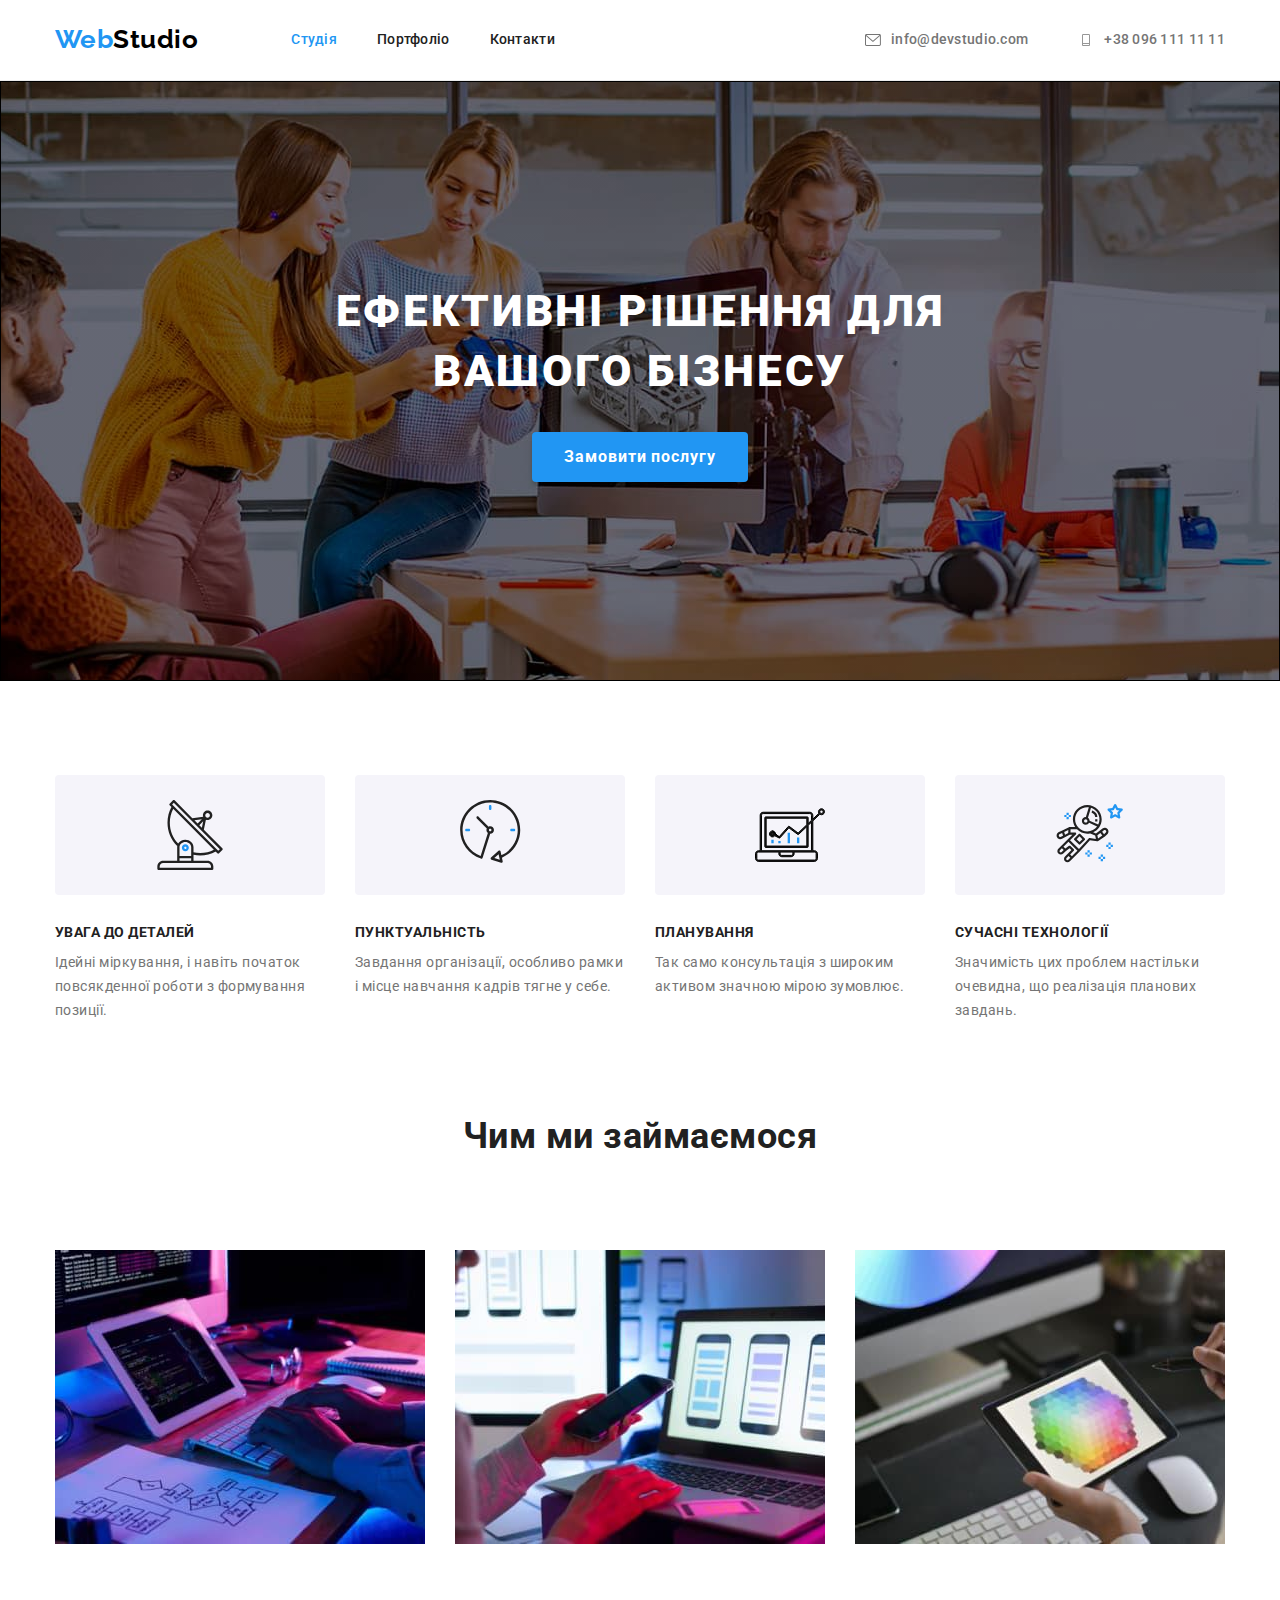
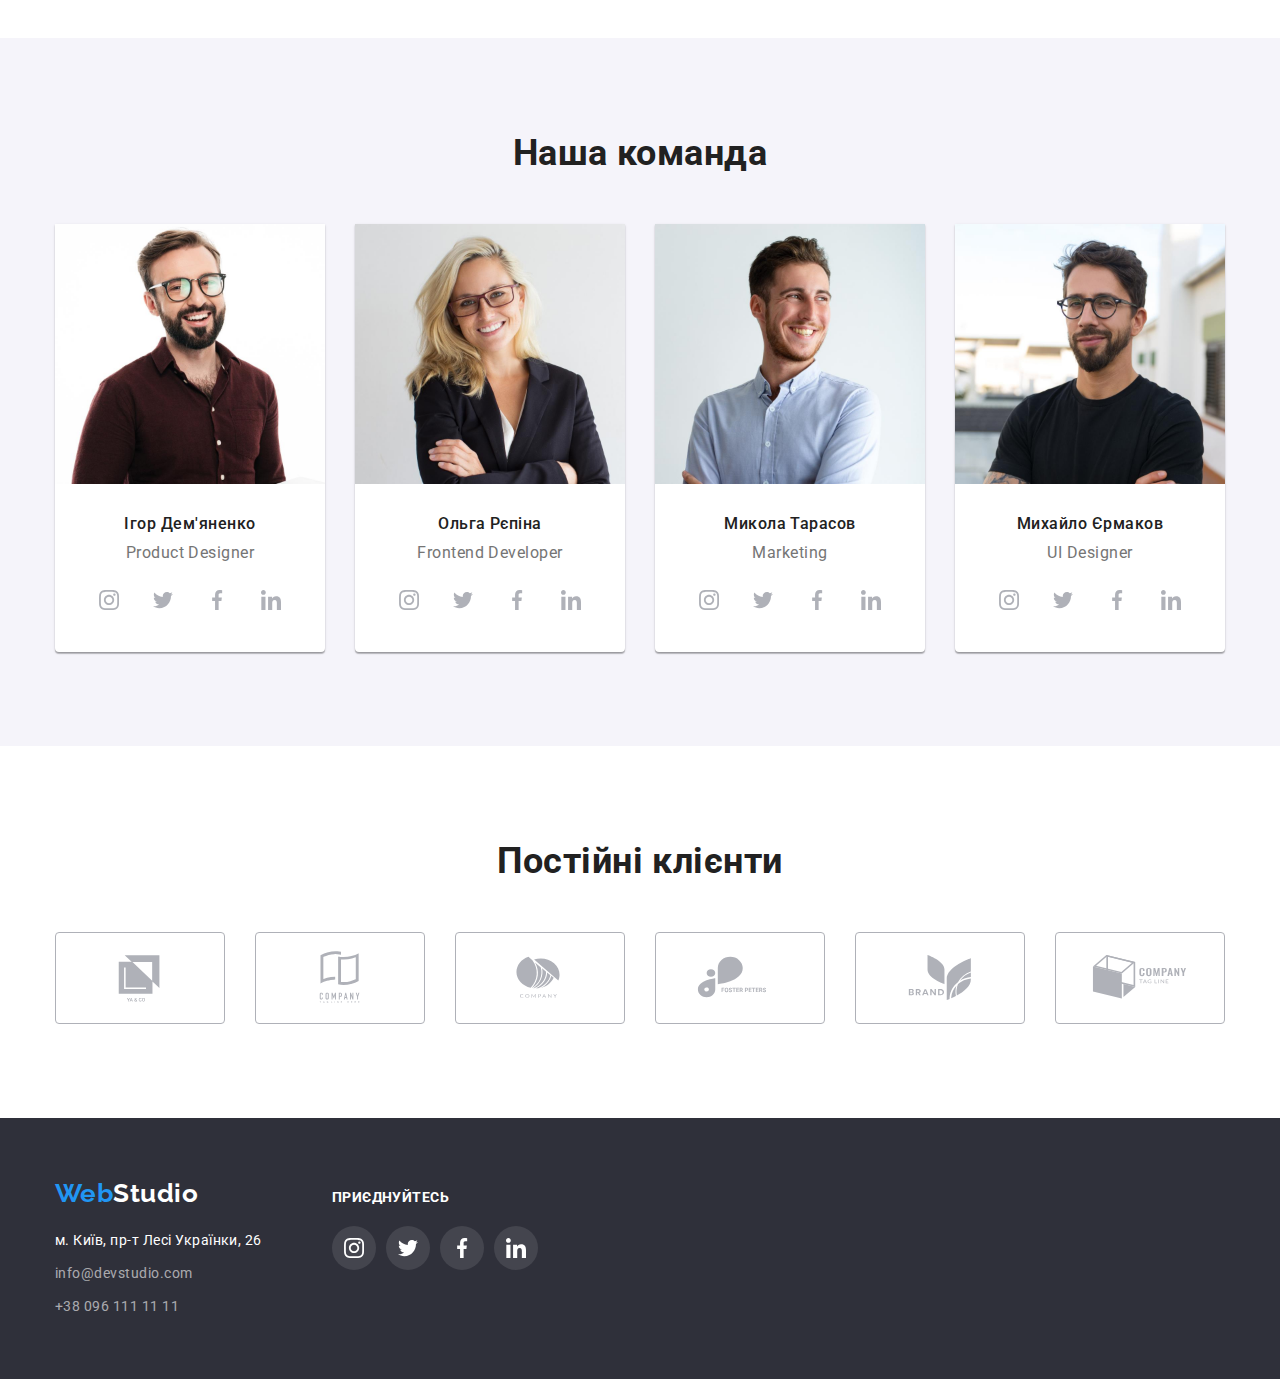
<file: index.html>
<!DOCTYPE html>
<html lang="uk">
  <head>
    <meta charset="UTF-8" />
    <meta http-equiv="X-UA-Compatible" content="IE=edge" />
    <meta name="viewport" content="width=device-width, initial-scale=1.0" />
    <title>Document</title>
    <link rel="preconnect" href="https://fonts.googleapis.com" />
    <link rel="preconnect" href="https://fonts.gstatic.com" crossorigin />
    <link
      href="https://fonts.googleapis.com/css2?family=Raleway:wght@700&family=Roboto:wght@400;500;700;900&display=swap"
      rel="stylesheet"
    />
    <link
      rel="stylesheet"
      href="https://cdnjs.cloudflare.com/ajax/libs/modern-normalize/1.1.0/modern-normalize.min.css"
    />
    <link rel="stylesheet" href="./css/style.css" />
  </head>

  <body>
    <header class="page-header">
      <div class="container main-nav">
        <nav class="main-nav">
          <a href="./index.html" class="logo"
            ><span class="logo-title">Web</span>Studio</a
          >

          <ul class="site-nav list">
            <li class="site-nav item">
              <a href="./index.html" class="link current">Студія</a>
            </li>
            <li class="site-nav item">
              <a href="./portfolio.html" class="link">Портфоліо</a>
            </li>
            <li class="site-nav item"><a href="" class="link">Контакти</a></li>
          </ul>
        </nav>

        <ul class="auth-nav list">
          <li class="auth-nav item">
            <a href="malito:info@devstudio.com" class="link" aria-label="mail">
              <svg class="icon-contacts" width="16" height="12">
                <use href="./images/icons-sprite.svg#icon-mail"></use>
              </svg>
              info@devstudio.com
            </a>
          </li>
          <li class="auth-nav item">
            <a href="tel:+380961111111" class="link" aria-label="mobile">
              <svg class="icon-contacts" width="16" height="12">
                <use
                  class="svg"
                  href="./images/icons-sprite.svg#icon-mobile"
                ></use>
              </svg>
              +38 096 111 11 11
            </a>
          </li>
        </ul>
      </div>
    </header>

    <main>
      <!-- Секция 1 -->
      <section class="solutions">
        <div class="page-solutions">
          <div class="container">
            <h1 class="solutions title">
              Ефективні рішення для вашого бізнесу
            </h1>
            <button type="button" class="button">Замовити послугу</button>
          </div>
        </div>
      </section>

      <!-- Секция 2 -->
      <section class="section features">
        <div class="container">
          <!-- Заголовок -->
          <h2 class="features title visually-hidden">Наши преимущества</h2>

          <ul class="features list">
            <li class="item">
              <div class="svg-container">
                <svg with="70" height="70">
                  <use href="./images/icons-sprite.svg#icon-antenna"></use>
                </svg>
              </div>
              <h3 class="title">УВАГА ДО ДЕТАЛЕЙ</h3>
              <p class="subtitle">
                Ідейні міркування, і навіть початок повсякденної роботи з
                формування позиції.
              </p>
            </li>
            <li class="item">
              <div class="svg-container">
                <svg with="70" height="70">
                  <use href="./images/icons-sprite.svg#icon-clock"></use>
                </svg>
              </div>
              <h3 class="title">ПУНКТУАЛЬНІСТЬ</h3>
              <p class="subtitle">
                Завдання організації, особливо рамки і місце навчання кадрів
                тягне у себе.
              </p>
            </li>
            <li class="item">
              <div class="svg-container">
                <svg with="70" height="70">
                  <use href="./images/icons-sprite.svg#icon-diagram"></use>
                </svg>
              </div>
              <h3 class="title">ПЛАНУВАННЯ</h3>
              <p class="subtitle">
                Так само консультація з широким активом значною мірою зумовлює.
              </p>
            </li>
            <li class="item">
              <div class="svg-container">
                <svg with="70" height="70">
                  <use href="./images/icons-sprite.svg#icon-astronaut"></use>
                </svg>
              </div>
              <h3 class="title">СУЧАСНІ ТЕХНОЛОГІЇ</h3>
              <p class="subtitle">
                Значимість цих проблем настільки очевидна, що реалізація
                планових завдань.
              </p>
            </li>
          </ul>
        </div>
      </section>

      <!-- Секция 3 -->
      <section class="section works">
        <div class="container">
          <h2 class="works title">Чим ми займаємося</h2>
          <ul class="works list">
            <li class="item">
              <img
                src="./images/box1.jpg"
                alt="программист работает в офисе"
                width="370"
                height="294"
              />
            </li>
            <li class="item">
              <img
                src="./images/box2.jpg"
                alt="веб-дизайнеры разрабатывают приложения для смартфонов"
                width="370"
                height="294"
              />
            </li>
            <li class="item">
              <img
                src="./images/box3.jpg"
                alt="креативный веб-дизайн художника с планшетом"
                width="370"
                height="294"
              />
            </li>
          </ul>
        </div>
      </section>

      <!-- Секция 4 -->
      <section class="section team">
        <div class="container">
          <h2 class="team title">Наша команда</h2>
          <ul class="team list">
            <li class="team-item">
              <img
                class="page"
                src="./images/team1.jpg"
                alt="участник команды 1"
                width="270"
                height="260"
              />
              <div class="description">
                <h3 class="title">Ігор Дем'яненко</h3>
                <p class="subtitle">Product Designer</p>
                <ul class="icon-list">
                  <li class="icon-items">
                    <a href="#" class="social-link" aria-label="instagram">
                      <svg class="social-svg" width="20" height="20">
                        <use
                          href="./images/icons-sprite.svg#icon-instagram"
                        ></use>
                      </svg>
                    </a>
                  </li>
                  <li class="icon-items">
                    <a href="#" class="social-link" aria-label="twitter">
                      <svg class="social-svg" width="20" height="20">
                        <use
                          href="./images/icons-sprite.svg#icon-twitter"
                        ></use>
                      </svg>
                    </a>
                  </li>
                  <li class="icon-items">
                    <a href="#" class="social-link" aria-label="facebook">
                      <svg class="social-svg" width="20" height="20">
                        <use
                          href="./images/icons-sprite.svg#icon-facebook"
                        ></use>
                      </svg>
                    </a>
                  </li>
                  <li class="icon-items">
                    <a href="#" class="social-link" aria-label="linkedin">
                      <svg class="social-svg" width="20" height="20">
                        <use
                          href="./images/icons-sprite.svg#icon-linkedin"
                        ></use>
                      </svg>
                    </a>
                  </li>
                </ul>
              </div>
            </li>

            <li class="team-item">
              <img
                src="./images/team2.jpg"
                alt="участник команды 2"
                width="270"
                height="260"
              />
              <div class="description">
                <h3 class="title">Ольга Рєпіна</h3>
                <p class="subtitle">Frontend Developer</p>
                <ul class="icon-list">
                  <li class="icon-items">
                    <a href="#" class="social-link" aria-label="instagram">
                      <svg class="social-svg" width="20" height="20">
                        <use
                          href="./images/icons-sprite.svg#icon-instagram"
                        ></use>
                      </svg>
                    </a>
                  </li>
                  <li class="icon-items">
                    <a href="#" class="social-link" aria-label="twitter">
                      <svg class="social-svg" width="20" height="20">
                        <use
                          href="./images/icons-sprite.svg#icon-twitter"
                        ></use>
                      </svg>
                    </a>
                  </li>
                  <li class="icon-items">
                    <a href="#" class="social-link" aria-label="facebook">
                      <svg class="social-svg" width="20" height="20">
                        <use
                          href="./images/icons-sprite.svg#icon-facebook"
                        ></use>
                      </svg>
                    </a>
                  </li>
                  <li class="icon-items">
                    <a href="#" class="social-link" aria-label="linkedin">
                      <svg class="social-svg" width="20" height="20">
                        <use
                          href="./images/icons-sprite.svg#icon-linkedin"
                        ></use>
                      </svg>
                    </a>
                  </li>
                </ul>
              </div>
            </li>
            <li class="team-item">
              <img
                src="./images/team3.jpg"
                alt="участник команды 3"
                width="270"
                height="260"
              />
              <div class="description">
                <h3 class="title">Микола Тарасов</h3>
                <p class="subtitle">Marketing</p>
                <ul class="icon-list">
                  <li class="icon-items">
                    <a href="#" class="social-link" aria-label="instagram">
                      <svg class="social-svg" width="20" height="20">
                        <use
                          href="./images/icons-sprite.svg#icon-instagram"
                        ></use>
                      </svg>
                    </a>
                  </li>
                  <li class="icon-items">
                    <a href="#" class="social-link" aria-label="twitter">
                      <svg class="social-svg" width="20" height="20">
                        <use
                          href="./images/icons-sprite.svg#icon-twitter"
                        ></use>
                      </svg>
                    </a>
                  </li>
                  <li class="icon-items">
                    <a href="#" class="social-link" aria-label="facebook">
                      <svg class="social-svg" width="20" height="20">
                        <use
                          href="./images/icons-sprite.svg#icon-facebook"
                        ></use>
                      </svg>
                    </a>
                  </li>
                  <li class="icon-items">
                    <a href="#" class="social-link" aria-label="linkedin">
                      <svg class="social-svg" width="20" height="20">
                        <use
                          href="./images/icons-sprite.svg#icon-linkedin"
                        ></use>
                      </svg>
                    </a>
                  </li>
                </ul>
              </div>
            </li>
            <li class="team-item">
              <img
                src="./images/team4.jpg"
                alt="участник команды 4"
                width="270"
                height="260"
              />
              <div class="description">
                <h3 class="title">Михайло Єрмаков</h3>
                <p class="subtitle">UI Designer</p>
                <ul class="icon-list">
                  <li class="icon-items">
                    <a href="#" class="social-link" aria-label="instagram">
                      <svg class="social-svg" width="20" height="20">
                        <use
                          href="./images/icons-sprite.svg#icon-instagram"
                        ></use>
                      </svg>
                    </a>
                  </li>
                  <li class="icon-items">
                    <a href="#" class="social-link" aria-label="twitter">
                      <svg class="social-svg" width="20" height="20">
                        <use
                          href="./images/icons-sprite.svg#icon-twitter"
                        ></use>
                      </svg>
                    </a>
                  </li>
                  <li class="icon-items">
                    <a href="#" class="social-link" aria-label="facebook">
                      <svg class="social-svg" width="20" height="20">
                        <use
                          href="./images/icons-sprite.svg#icon-facebook"
                        ></use>
                      </svg>
                    </a>
                  </li>
                  <li class="icon-items">
                    <a href="#" class="social-link" aria-label="linkedin">
                      <svg class="social-svg" width="20" height="20">
                        <use
                          href="./images/icons-sprite.svg#icon-linkedin"
                        ></use>
                      </svg>
                    </a>
                  </li>
                </ul>
              </div>
            </li>
          </ul>
        </div>
      </section>
    </main>
    <!-- Секция 5 -->
    <section class="section clients">
      <div class="container">
        <h2 class="client title">Постійні клієнти</h2>
        <ul class="clients-list">
          <li class="clients-item">
            <a href="#" class="clients-link">
              <svg class="clients-svg" width="106" height="60">
                <use href="./images/icons-sprite.svg#icon-Logo"></use>
              </svg>
            </a>
          </li>
          <li>
            <a href="#" class="clients-link">
              <svg class="clients-svg" width="106" height="60">
                <use href="./images/icons-sprite.svg#icon-Logo2"></use>
              </svg>
            </a>
          </li>
          <li>
            <a href="#" class="clients-link">
              <svg class="clients-svg" width="106" height="60">
                <use href="./images/icons-sprite.svg#icon-Logo3"></use>
              </svg>
            </a>
          </li>
          <li>
            <a href="#" class="clients-link">
              <svg class="clients-svg" width="106" height="60">
                <use href="./images/icons-sprite.svg#icon-Logo4"></use>
              </svg>
            </a>
          </li>
          <li>
            <a href="#" class="clients-link">
              <svg class="clients-svg" width="106" height="60">
                <use href="./images/icons-sprite.svg#icon-Logo5"></use>
              </svg>
            </a>
          </li>
          <li>
            <a href="#" class="clients-link">
              <svg class="clients-svg" width="106" height="60">
                <use href="./images/icons-sprite.svg#icon-Logo6"></use>
              </svg>
            </a>
          </li>
        </ul>
      </div>
    </section>

    <!-- Футер -->
    <footer class="footer">
      <div class="container footer-flex">
        <div>
          <div class="logo-footer">
            <a href="./index.html" class="logo"
              ><span class="logo-title">Web</span
              ><span class="accent">Studio</span>
            </a>
          </div>

          <address class="address">
            <ul class="address list">
              <li class="item">
                <a
                  href="https://www.google.com"
                  target="_blank"
                  rel="noopener noreferrer"
                  class="link-address"
                  >м. Київ, пр-т Лесі Українки, 26</a
                ><br />
              </li>
              <li class="item">
                <a href="malito:info@devstudio.com" class="link"
                  >info@devstudio.com</a
                ><br />
              </li>
              <li class="item">
                <a href="tel:+380961111111" class="link">+38 096 111 11 11</a>
              </li>
            </ul>
          </address>
        </div>

        <div class="social-footer">
          <h3 class="title-footer">приєднуйтесь</h3>
          <ul class="icon-list-footer">
            <li class="icon-items">
              <a href="#" class="social-link-footer" aria-label="instagram">
                <svg class="social-svg" width="20" height="20">
                  <use href="./images/icons-sprite.svg#icon-instagram"></use>
                </svg>
              </a>
            </li>
            <li class="icon-items-footer">
              <a href="#" class="social-link-footer" aria-label="twitter">
                <svg class="social-svg" width="20" height="20">
                  <use href="./images/icons-sprite.svg#icon-twitter"></use>
                </svg>
              </a>
            </li>
            <li class="icon-items-footer">
              <a href="#" class="social-link-footer" aria-label="facebook">
                <svg class="social-svg" width="20" height="20">
                  <use href="./images/icons-sprite.svg#icon-facebook"></use>
                </svg>
              </a>
            </li>
            <li class="icon-items-footer">
              <a href="#" class="social-link-footer" aria-label="linkedin">
                <svg class="social-svg" width="20" height="20">
                  <use href="./images/icons-sprite.svg#icon-linkedin"></use>
                </svg>
              </a>
            </li>
          </ul>
        </div>
      </div>
    </footer>
  </body>
</html>
</file>
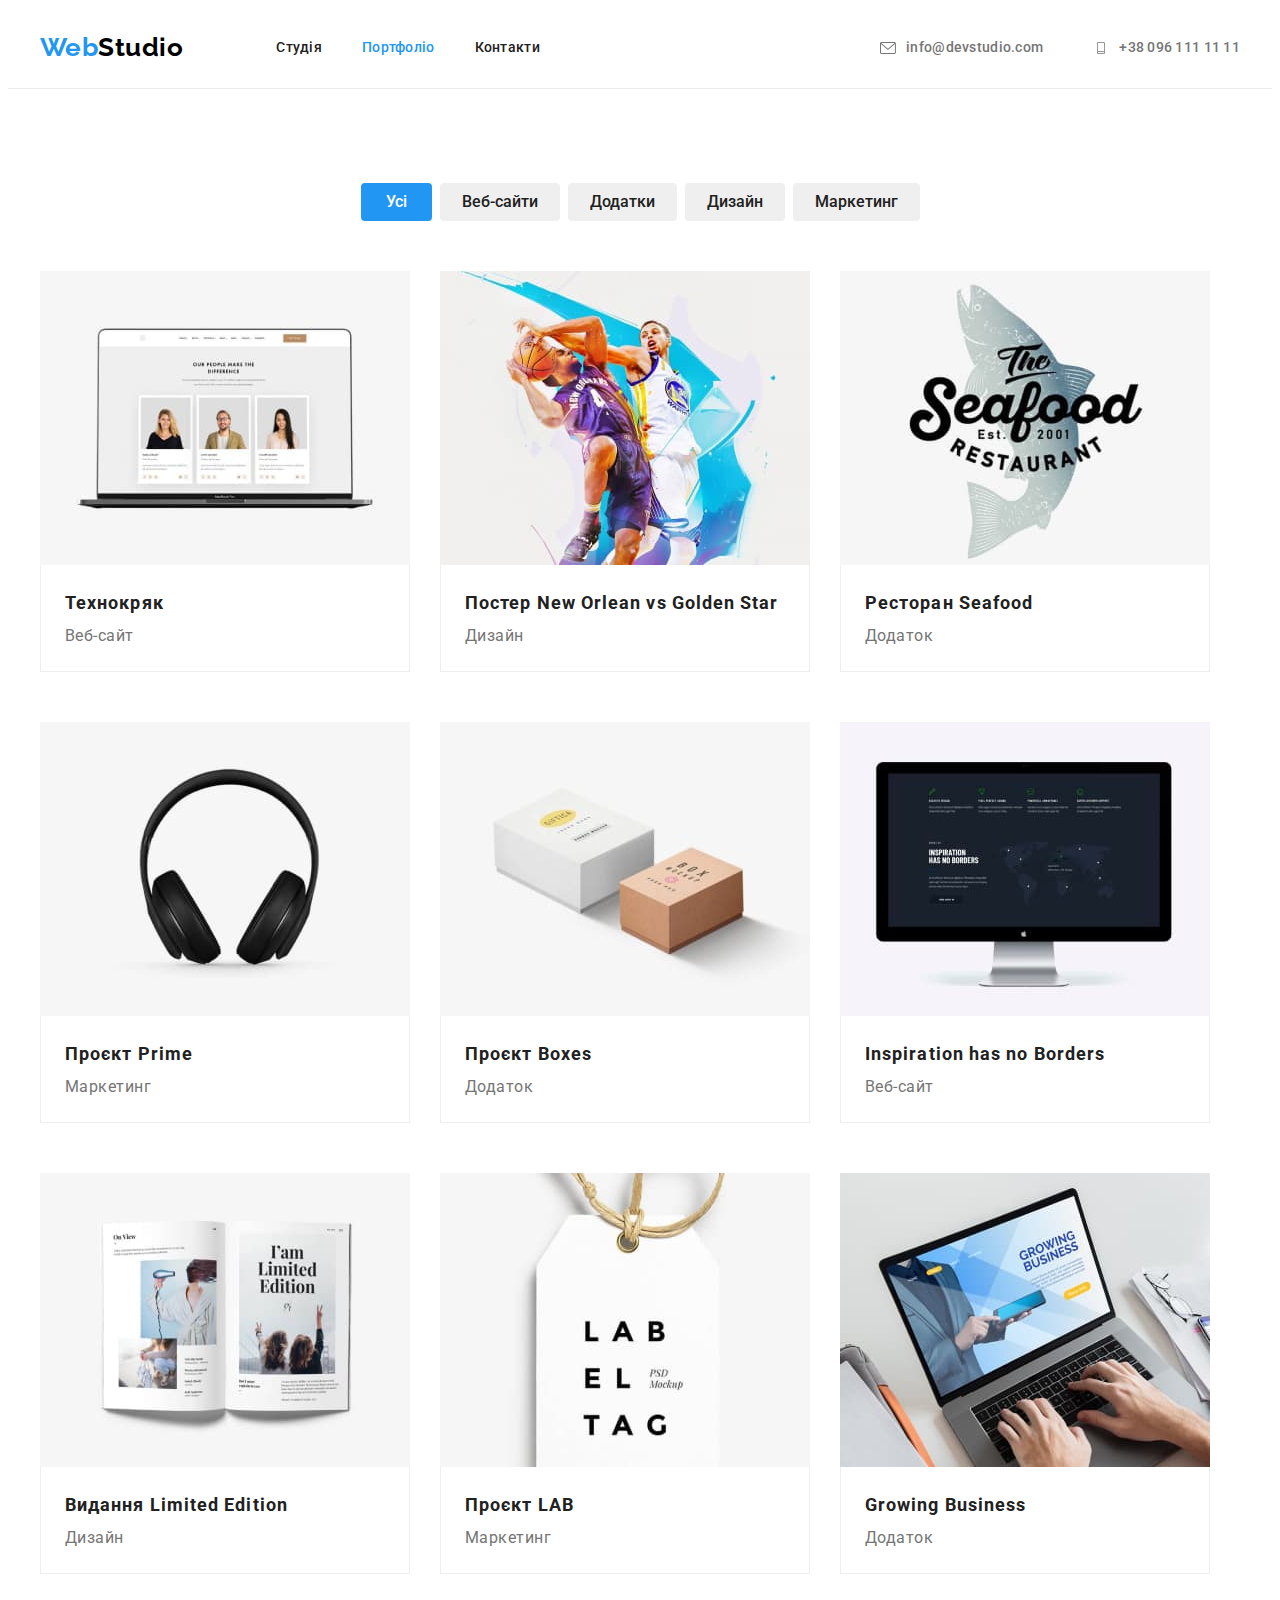
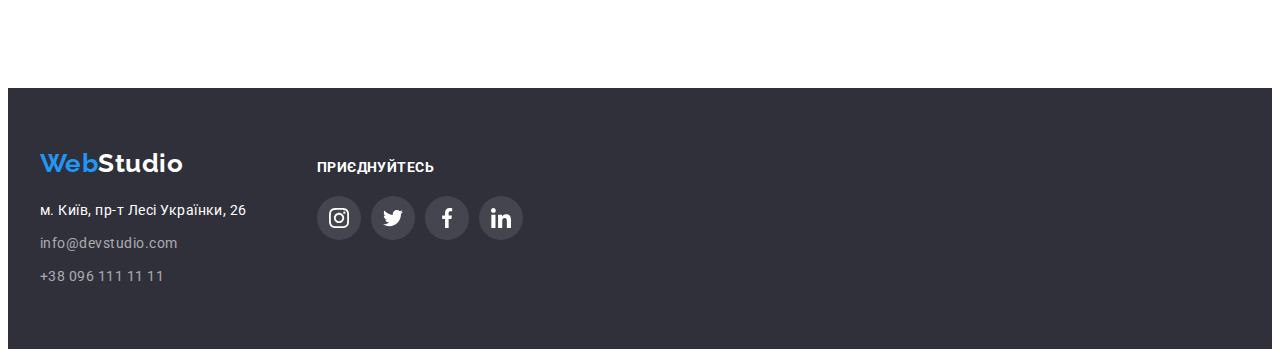
<file: portfolio.html>
<!DOCTYPE html>
<html lang="uk">
  <head>
    <meta charset="UTF-8" />
    <meta http-equiv="X-UA-Compatible" content="IE=edge" />
    <meta name="viewport" content="width=device-width, initial-scale=1.0" />
    <title>Portfolio</title>
    <link rel="preconnect" href="https://fonts.googleapis.com" />
    <link rel="preconnect" href="https://fonts.gstatic.com" crossorigin />
    <link
      href="https://fonts.googleapis.com/css2?family=Raleway:wght@700&family=Roboto:wght@400;500;700;900&display=swap"
      rel="stylesheet"
    />
    <link rel="stylesheet" href="./css/style.css" />
  </head>

  <body>
    <header class="page-header">
      <div class="container main-nav">
        <nav class="main-nav">
          <a href="./index.html" class="logo"
            ><span class="logo-title">Web</span>Studio</a
          >

          <ul class="site-nav list">
            <li class="site-nav item">
              <a href="./index.html" class="link">Студія</a>
            </li>
            <li class="site-nav item">
              <a href="./portfolio.html" class="link current">Портфоліо</a>
            </li>
            <li class="site-nav item"><a href="" class="link">Контакти</a></li>
          </ul>
        </nav>

        <ul class="auth-nav list">
          <li class="auth-nav item">
            <a href="malito:info@devstudio.com" class="link" aria-label="mail">
              <svg class="icon-contacts" width="16" height="12">
                <use href="./images/icons-sprite.svg#icon-mail"></use>
              </svg>
              info@devstudio.com
            </a>
          </li>
          <li class="auth-nav item">
            <a href="tel:+380961111111" class="link" aria-label="mobile">
              <svg class="icon-contacts" width="16" height="12">
                <use
                  class="svg"
                  href="./images/icons-sprite.svg#icon-mobile"
                ></use>
              </svg>
              +38 096 111 11 11
            </a>
          </li>
        </ul>
      </div>
    </header>
    <main>
      <section class="section">
        <h1 class="visually-hidden">Портфоліо</h1>
        <!-- Button -->

        <div class="container">
          <ul class="list filter">
            <li class="cards-filter">
              <button type="button" class="button-filter current">Усі</button>
            </li>
            <li class="cards-filter">
              <button type="button" class="button-filter">Веб-сайти</button>
            </li>
            <li class="cards-filter">
              <button type="button" class="button-filter">Додатки</button>
            </li>
            <li class="cards-filter">
              <button type="button" class="button-filter">Дизайн</button>
            </li>
            <li class="cards-filter">
              <button type="button" class="button-filter">Маркетинг</button>
            </li>
          </ul>
        </div>

        <!-- Cards -->

        <div class="container">
          <ul class="list-pages cards-set">
            <li class="cards-item">
              <a href="" class="link">
                <img
                  src="./images/Portfolio/img1.jpg"
                  alt="Открытый ноутбук"
                  width="370"
                  height="294"
                />
                <div class="border">
                  <h1 class="title">Технокряк</h1>
                  <p class="subtitle">Веб-сайт</p>
                </div>
              </a>
            </li>

            <li class="cards-item">
              <a href="" class="link"
                ><img
                  src="./images/Portfolio/img2.jpg"
                  alt="Постер New Orlean"
                  width="370"
                  height="294"
                />
                <div class="border">
                  <h1 class="title">Постер New Orlean vs Golden Star</h1>
                  <p class="subtitle">Дизайн</p>
                </div>
              </a>
            </li>

            <li class="cards-item">
              <a href="" class="link"
                ><img
                  src="./images/Portfolio/img3.jpg"
                  alt="Лейбл с название ресторана"
                  width="370"
                  height="294"
                />
                <div class="border">
                  <h1 class="title">Ресторан Seafood</h1>
                  <p class="subtitle">Додаток</p>
                </div>
              </a>
            </li>

            <li class="cards-item">
              <a href="" class="link"
                ><img
                  src="./images/Portfolio/img4.jpg"
                  alt="Наушники"
                  width="370"
                  height="294"
                />
                <div class="border">
                  <h1 class="title">Проєкт Prime</h1>
                  <p class="subtitle">Маркетинг</p>
                </div>
              </a>
            </li>

            <li class="cards-item">
              <a href="" class="link"
                ><img
                  src="./images/Portfolio/img5.jpg"
                  alt="две коробки"
                  width="370"
                  height="294"
                />
                <div class="border">
                  <h1 class="title">Проєкт Boxes</h1>
                  <p class="subtitle">Додаток</p>
                </div>
              </a>
            </li>

            <li class="cards-item">
              <a href="" class="link"
                ><img
                  src="./images/Portfolio/img6.jpg"
                  alt="Монитор"
                  width="370"
                  height="294"
                />
                <div class="border">
                  <h1 class="title">Inspiration has no Borders</h1>
                  <p class="subtitle">Веб-сайт</p>
                </div>
              </a>
            </li>

            <li class="cards-item">
              <a href="" class="link"
                ><img
                  src="./images/Portfolio/img7.jpg"
                  alt="Открытая книга"
                  width="370"
                  height="294"
                />
                <div class="border">
                  <h1 class="title">Видання Limited Edition</h1>
                  <p class="subtitle">Дизайн</p>
                </div>
              </a>
            </li>

            <li class="cards-item">
              <a href="" class="link"
                ><img
                  src="./images/Portfolio/img8.jpg"
                  alt="Лейбл"
                  width="370"
                  height="294"
                />
                <div class="border">
                  <h1 class="title">Проєкт LAB</h1>
                  <p class="subtitle">Маркетинг</p>
                </div>
              </a>
            </li>

            <li class="cards-item">
              <a href="" class="link"
                ><img
                  src="./images/Portfolio/img9.jpg"
                  alt="Открытый ноутбук"
                  width="370"
                  height="294"
                />
                <div class="border">
                  <h1 class="title">Growing Business</h1>
                  <p class="subtitle">Додаток</p>
                </div>
              </a>
            </li>
          </ul>
        </div>
      </section>
    </main>

    <!-- Футер -->
    <footer class="footer">
      <div class="container footer-flex">
        <div>
          <div class="logo-footer">
            <a href="./index.html" class="logo"
              ><span class="logo-title">Web</span
              ><span class="accent">Studio</span>
            </a>
          </div>

          <address class="address">
            <ul class="address list">
              <li class="item">
                <a
                  href="https://www.google.com"
                  target="_blank"
                  rel="noopener noreferrer"
                  class="link-address"
                  >м. Київ, пр-т Лесі Українки, 26</a
                ><br />
              </li>
              <li class="item">
                <a href="malito:info@devstudio.com" class="link"
                  >info@devstudio.com</a
                ><br />
              </li>
              <li class="item">
                <a href="tel:+380961111111" class="link">+38 096 111 11 11</a>
              </li>
            </ul>
          </address>
        </div>

        <div class="social-footer">
          <h3 class="title-footer">приєднуйтесь</h3>
          <ul class="icon-list-footer">
            <li class="icon-items">
              <a href="#" class="social-link-footer" aria-label="instagram">
                <svg class="social-svg" width="20" height="20">
                  <use href="./images/icons-sprite.svg#icon-instagram"></use>
                </svg>
              </a>
            </li>
            <li class="icon-items-footer">
              <a href="#" class="social-link-footer" aria-label="twitter">
                <svg class="social-svg" width="20" height="20">
                  <use href="./images/icons-sprite.svg#icon-twitter"></use>
                </svg>
              </a>
            </li>
            <li class="icon-items-footer">
              <a href="#" class="social-link-footer" aria-label="facebook">
                <svg class="social-svg" width="20" height="20">
                  <use href="./images/icons-sprite.svg#icon-facebook"></use>
                </svg>
              </a>
            </li>
            <li class="icon-items-footer">
              <a href="#" class="social-link-footer" aria-label="linkedin">
                <svg class="social-svg" width="20" height="20">
                  <use href="./images/icons-sprite.svg#icon-linkedin"></use>
                </svg>
              </a>
            </li>
          </ul>
        </div>
      </div>
    </footer>
  </body>
</html>
</file>
<file: css/style.css>
/* цвета заголовка текста color: #212121;/
  /* Цвета массива текста color: #757575;*/
/*  Фоновые Цвета 
 background: #FFFFFF; - 1
 background: #2F303A; -2
background: #F5F5F5; -3 
 /* акцент background: #2196F3; */

:root {
  --primary-text-color: #757575;
  --title-text-color: #212121;
  --accent-color: #2196f3;

  /* Grid 
  --items: 9;
  --indent: 30px; */
}

ul {
  list-style: none;
  padding: 0;
  margin: 0;
}
a {
  text-decoration: none;
  color: inherit;
}

h1,
h2,
h3,
h4,
h5,
h6 {
  margin: 0;
}

address {
  font-style: normal;
}
button {
  font-family: inherit;
  padding: 0;
  margin: 0;
}
img {
  display: block;
  max-width: 100%;
  height: auto;
}

.visually-hidden {
  position: absolute;
  white-space: nowrap;
  width: 1px;
  height: 1px;
  overflow: hidden;
  border: 0;
  padding: 0;
  clip: rect(0 0 0 0);
  clip-path: inset(50%);
  margin: -1px;
}

body {
  background-color: #fff;
  color: var(--primary-text-color);
  font-family: Roboto, sans-serif;
  letter-spacing: 0.03em;
}

/* Utilities */
.container {
  margin-left: auto;
  margin-right: auto;
  max-width: 1200px;
  padding-left: 15px;
  padding-right: 15px;
  /* outline: 2px solid tomato; */
}

.section {
  padding-top: 94px;
  padding-bottom: 94px;
}

.title {
  margin: 0px;
  padding: 0px;
}

.subtitle {
  margin: 0px;
  padding: 0px;
}

.list {
  list-style-type: none;
  margin: 0px;
  padding: 0px;
}

/* Header */
.page-header {
  border-bottom-width: 1px;
  border-bottom-style: solid;
  border-bottom-color: #ececec;
}

/* logo */

.logo {
  padding: 24px 0px;

  color: #000;
  font-family: Raleway, sans-serif;
  font-size: 26px;
  font-weight: 700;
  line-height: 1.2;
  text-decoration: none;
}

.logo-title {
  color: var(--accent-color);
}

/* Site-nav */
.site-nav {
  display: flex;
  margin-left: 93px;
}

.site-nav .item {
  margin-left: 40px;
}

.site-nav .item:first-child {
  margin-left: 0px;
}

.site-nav .link:hover,
.site-nav .link:focus {
  color: var(--accent-color);
}
.site-nav .link.current {
  color: var(--accent-color);
}

.site-nav .link {
  padding: 32px 0px;
  color: var(--title-text-color);
  font-size: 14px;
  font-weight: 500;
  line-height: 1.14;
  font-family: Roboto;
  letter-spacing: 0.02em;
  text-decoration: none;
}

/* .main-nav */
.main-nav {
  display: flex;
  align-items: center;
  justify-content: center;
}

/* Auth-nav */
.auth-nav.list {
  display: flex;
  align-items: center;
  margin-left: auto;
  justify-content: center;
}

.auth-nav .item {
  margin-left: 50px;
}

.auth-nav .item:first-child {
  margin-left: 0px;
}

.auth-nav .link {
  display: flex;
  justify-content: center;
  align-items: center;
  padding: 32px 0px;

  color: var(--primary-text-color);
  font-size: 14px;
  font-weight: 500;
  line-height: 1.14;
  letter-spacing: 0.02em;
  text-decoration: none;
}

.icon-contacts {
  margin-right: 10px;
  fill: currentColor;
}

.auth-nav .link:hover,
.auth-nav .link:focus {
  color: var(--accent-color);
  fill: var(--accent-color);
}

/* Section solutions */
.solutions {
  text-align: center;
}

.page-solutions {
  max-width: 1600px;
  height: 600px;
  margin-left: auto;
  margin-right: auto;
  background: linear-gradient(rgba(0, 0, 0, 0.25), rgba(0, 0, 0, 0.25)),
    url(../images/solutions.jpg), #c4c4c4;
  background-repeat: no-repeat;
  border: 1px solid #000000;
  background-position: center;
}

.solutions .container {
  padding-top: 200px;
  padding-bottom: 200px;
  max-width: 696px;
}

.solutions.title {
  margin-bottom: 30px;

  color: #fff;
  font-size: 44px;
  font-weight: 900;
  line-height: 1.36;
  text-align: center;
  letter-spacing: 0.06em;
  text-transform: uppercase;
}

/* Button */
.button {
  display: inline-block;
  border-radius: 4px;
  border: transparent;
  padding: 10px 32px;
  min-width: 216px;
  background-color: var(--accent-color);
  color: #fff;
  font-size: 16px;
  font-weight: 700;
  line-height: 1.9;
  text-align: center;
  letter-spacing: 0.06em;
  box-shadow: 0px 4px 4px rgba(0, 0, 0, 0.15);
}

.button:hover,
.button:focus {
  cursor: pointer;
}

.button-filter {
  display: block;
  padding: 6px 22px;
  color: var(--title-text-color);
  font-size: 16px;
  font-weight: 500;
  line-height: 1.62;
  border-radius: 4px;
  border: transparent;
}

.button-filter:hover,
.button-filter:focus {
  background-color: var(--accent-color);
  color: #fff;
  box-shadow: 0px 3px 1px rgba(0, 0, 0, 0.1), 0px 1px 2px rgba(0, 0, 0, 0.08),
    0px 2px 2px rgba(0, 0, 0, 0.12);
  cursor: pointer;
}

.button-filter.current {
  padding: 6px 25px;
  background-color: var(--accent-color);
  color: #fff;
}
/* Section Features */

.features.list {
  display: flex;
}

.features.list .item {
  margin-right: 30px;
  max-width: 270px;
}

.features.list .item:last-child {
  margin-right: 0px;
}

.svg-container {
  display: flex;
  justify-content: center;
  margin-bottom: 30px;
  border-radius: 4px;
  background: #f5f4fa;
  height: 120px;
  align-items: center;
}

.features .title {
  color: var(--title-text-color);
  margin-bottom: 10px;
}

.features.list .title {
  color: var(--title-text-color);
  font-size: 14px;
  font-weight: 700;
  line-height: 1.14;
}

.features .subtitle {
  font-size: 14px;
  line-height: 1.7;
}

/* Section Works */
.section.works {
  padding-top: 0px;
}

.works.list {
  display: flex;
}
.works.list .item:nth-child(2) {
  margin-left: 30px;
  margin-right: 30px;
}

.works.title {
  margin-bottom: 92px;

  color: var(--title-text-color);
  font-size: 36px;
  font-weight: 700;
  text-align: center;
}

/* Team */
.section.team {
  background-color: #f5f4fa;
}

.description {
  padding-top: 30px;
  padding-bottom: 30px;
}

.team.list {
  display: flex;
}

.team-item {
  margin-right: 30px;
  width: 270px;
  background-color: #fff;
  border-radius: 0px 0px 4px 4px;
  box-shadow: 0px 1px 3px rgba(0, 0, 0, 0.12), 0px 1px 1px rgba(0, 0, 0, 0.14),
    0px 2px 1px rgba(0, 0, 0, 0.2);
}

.team-item:last-child {
  margin-right: 0;
}

.team.title {
  margin-bottom: 50px;
  color: var(--title-text-color);
  font-size: 36px;
  font-weight: 700;
  line-height: 1.17;
  text-align: center;
}

.team.list .title {
  margin-bottom: 10px;
  color: var(--title-text-color);
  font-size: 16px;
  font-weight: 500;
  line-height: 1.19;
  text-align: center;
}

.team.list .subtitle {
  font-size: 16px;
  line-height: 1.19;
  text-align: center;
  margin-bottom: 16px;
}

.icon-list {
  display: flex;
  justify-content: center;
  align-items: center;
  gap: 0 10px;
}

.social-link {
  display: flex;
  width: 44px;
  height: 44px;
  align-items: center;
  justify-content: center;
  gap: 0 10px;
  border-radius: 50%;
  color: #afb1b8;
}

.social-svg {
  fill: currentColor;
}

.social-link:hover,
.social-link:focus {
  background-color: var(--accent-color);
  color: #fff;
}

/* Clients */

.client.title {
  margin-bottom: 50px;
  color: var(--title-text-color);
  font-size: 36px;
  font-weight: 700;
  line-height: 1.17;
  text-align: center;
}

.clients-list {
  display: flex;
  justify-content: center;
  align-items: center;
  gap: 0 30px;
}

.clients-link {
  display: flex;
  width: 170px;
  height: 92px;
  align-items: center;
  justify-content: center;
  border: 1px solid #afb1b8;
  border-radius: 4px;
  color: #afb1b8;
}

.clients-svg {
  fill: currentColor;
}

.clients-link:hover,
.clients-link:focus {
  color: var(--accent-color);
  border-color: var(--accent-color);
}

/* Footer */

.footer {
  background-color: #2f303a;
  padding: 60px 0;
}

.footer-flex {
  display: flex;
  align-items: baseline;
}

.logo-footer {
  margin-bottom: 20px;
}

.address.list .item {
  margin-bottom: 9px;
}

.address.list .item:last-child {
  margin-bottom: 0;
}

.address.list .link {
  color: rgba(255, 255, 255, 0.6);
  font-style: normal;
  font-size: 14px;
  font-weight: 400;
  line-height: 1.71;
  text-align: left;
}

.address.list .link-address {
  color: #fff;
  font-size: 14px;
  font-weight: 400;
  line-height: 1.71;
  text-align: left;
  text-decoration: none;
  font-style: normal;
}

.address.list .link:hover,
.address.list .link:focus {
  color: var(--accent-color);
}

.address.list .link-address:hover,
.address.list .link-address:focus {
  color: var(--accent-color);
}

.accent {
  color: #fff;
}

.social-footer {
  display: block;
  width: 206px;
  margin-right: auto;
  margin-left: 70px;
}

.icon-list-footer {
  display: flex;
  justify-content: center;
  align-items: center;
  gap: 0 10px;
}

.social-link-footer {
  display: flex;
  width: 44px;
  height: 44px;
  align-items: center;
  justify-content: center;
  gap: 0 10px;
  border-radius: 50%;
  background-color: rgba(255, 255, 255, 0.1);
  color: #fff;
}

.social-link-footer:hover,
.social-link-footer:focus {
  background-color: var(--accent-color);
}

.title-footer {
  margin-bottom: 20px;
  font-weight: 700;
  font-size: 14px;
  line-height: 1.14;
  letter-spacing: 0.03em;
  text-transform: uppercase;
  color: #ffffff;
}

/* Portfolio */
.cards-set {
  display: flex;
  flex-wrap: wrap;
  gap: 30px;
}

.list.filter {
  display: flex;
  margin-bottom: 50px;
  justify-content: center;
  align-items: center;
  gap: 8px;
}

.list-pages .title {
  color: var(--title-text-color);
  font-size: 18px;
  font-weight: 700;
  line-height: 2;
  letter-spacing: 0.06em;
}

.list-pages .subtitle {
  color: var(--primary-text-color);
  font-size: 16px;
  line-height: 1.87;
}

.list-pages .link {
  text-decoration: none;
}

.cards-item .link {
  display: block;
  margin-bottom: 20px;
}

.cards-item .link:hover,
.cards-item .link:focus {
  box-shadow: 0px 1px 1px rgba(0, 0, 0, 0.12), 0px 4px 4px rgba(0, 0, 0, 0.06),
    1px 4px 6px rgba(0, 0, 0, 0.16);
}

.border {
  border-right: 1px solid #eeeeee;
  border-bottom: 1px solid #eeeeee;
  border-left: 1px solid #eeeeee;
  padding: 20px 24px;
}
</file>
